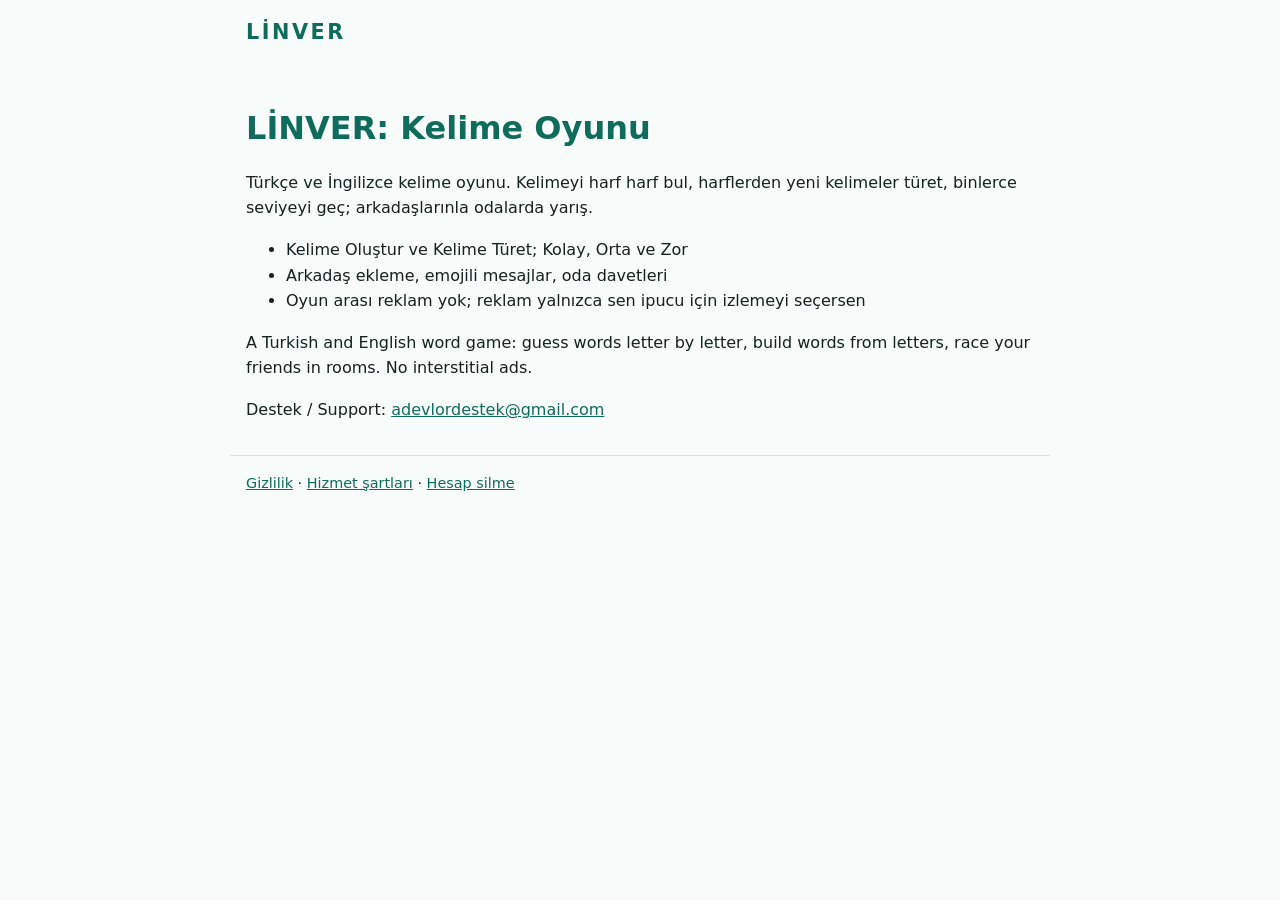
<file: index.html>
<!doctype html>
<html lang="tr">
<head>
<meta charset="utf-8">
<meta name="viewport" content="width=device-width, initial-scale=1">
<title>LİNVER Kelime Oyunu</title>
<link rel="stylesheet" href="style.css">
</head>
<body>
<header><a href="index.html">LİNVER</a></header>
<main>
<h1>LİNVER: Kelime Oyunu</h1>
<p>Türkçe ve İngilizce kelime oyunu. Kelimeyi harf harf bul, harflerden yeni kelimeler türet, binlerce seviyeyi geç; arkadaşlarınla odalarda yarış.</p>
<ul>
<li>Kelime Oluştur ve Kelime Türet; Kolay, Orta ve Zor</li>
<li>Arkadaş ekleme, emojili mesajlar, oda davetleri</li>
<li>Oyun arası reklam yok; reklam yalnızca sen ipucu için izlemeyi seçersen</li>
</ul>
<p lang="en">A Turkish and English word game: guess words letter by letter, build words from letters, race your friends in rooms. No interstitial ads.</p>
<p>Destek / Support: <a href="mailto:adevlordestek@gmail.com">adevlordestek@gmail.com</a></p>
</main>
<footer><a href="privacy.html">Gizlilik</a> · <a href="terms.html">Hizmet şartları</a> · <a href="account-deletion.html">Hesap silme</a></footer>
</body>
</html>
</file>
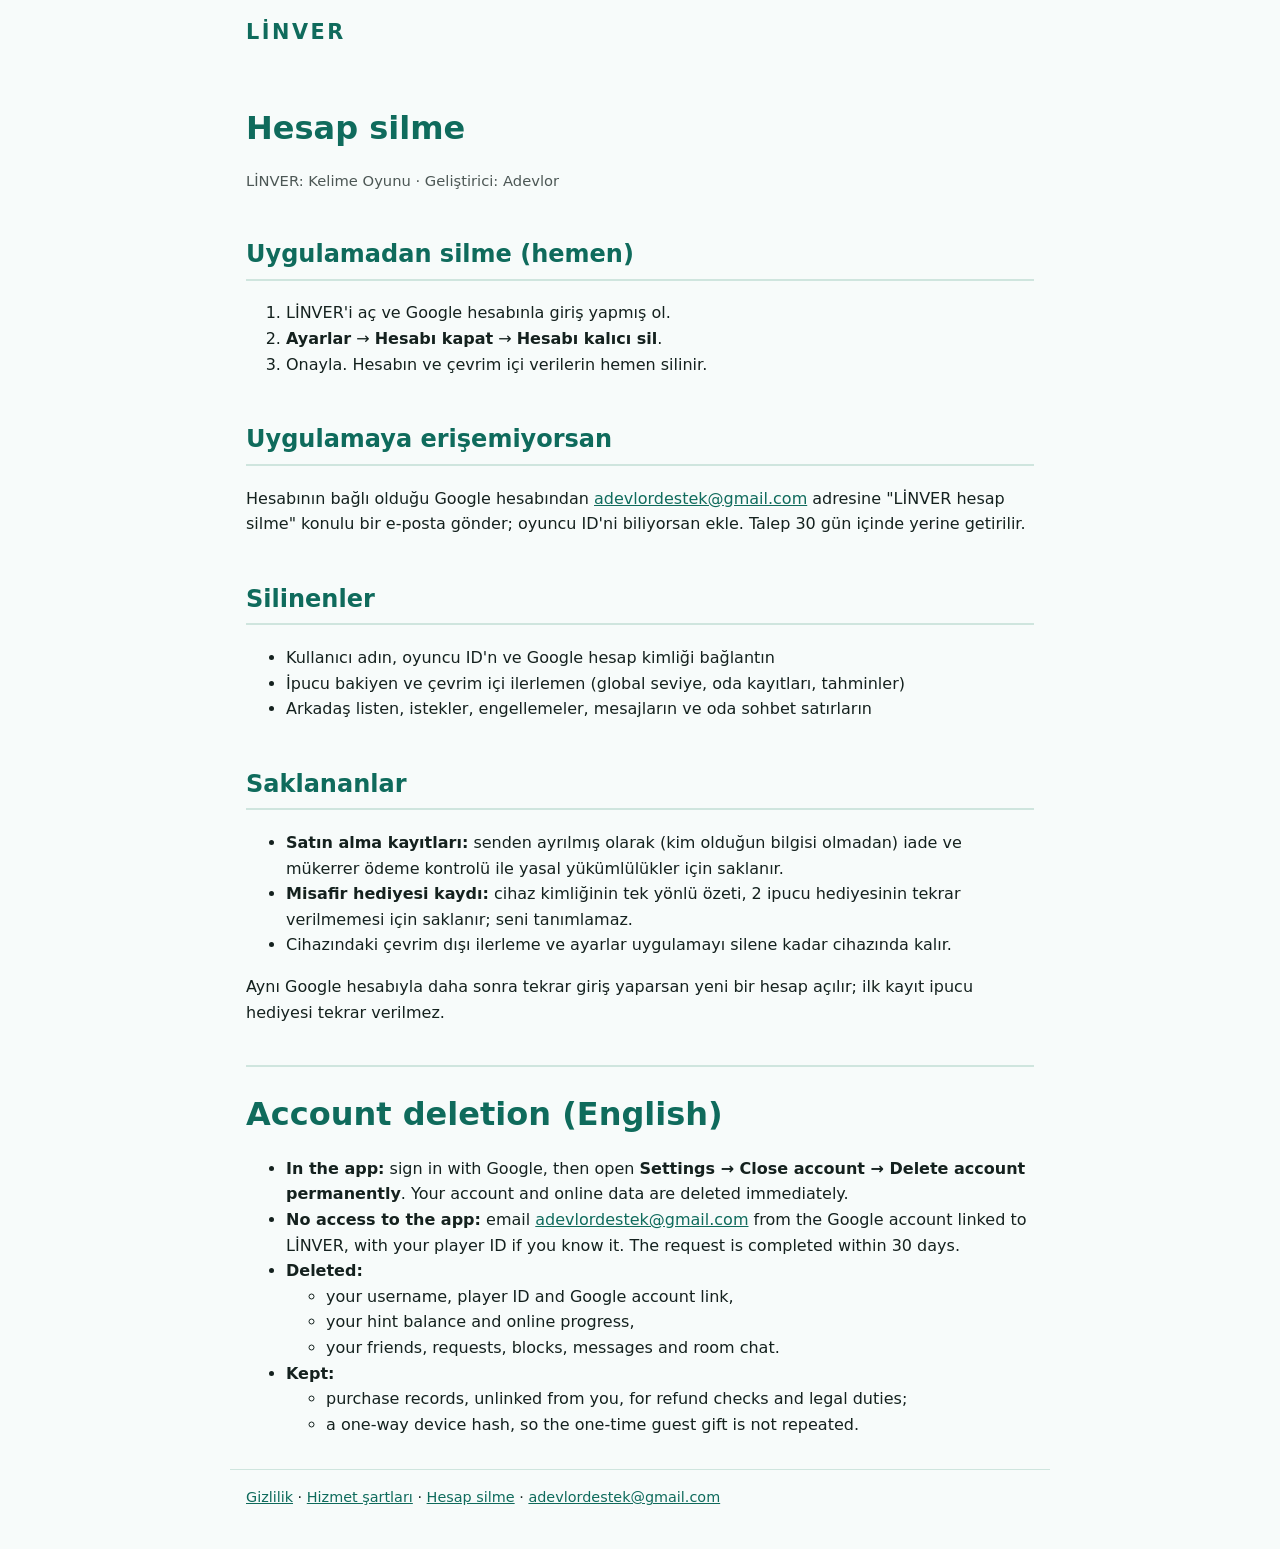
<file: account-deletion.html>
<!doctype html>
<html lang="tr">
<head>
<meta charset="utf-8">
<meta name="viewport" content="width=device-width, initial-scale=1">
<title>LİNVER Hesap Silme</title>
<link rel="stylesheet" href="style.css">
</head>
<body>
<header><a href="index.html">LİNVER</a></header>
<main>
<h1>Hesap silme</h1>
<p class="meta">LİNVER: Kelime Oyunu · Geliştirici: Adevlor</p>

<h2>Uygulamadan silme (hemen)</h2>
<ol>
<li>LİNVER'i aç ve Google hesabınla giriş yapmış ol.</li>
<li><b>Ayarlar</b> → <b>Hesabı kapat</b> → <b>Hesabı kalıcı sil</b>.</li>
<li>Onayla. Hesabın ve çevrim içi verilerin hemen silinir.</li>
</ol>

<h2>Uygulamaya erişemiyorsan</h2>
<p>Hesabının bağlı olduğu Google hesabından <a href="mailto:adevlordestek@gmail.com?subject=LİNVER%20hesap%20silme">adevlordestek@gmail.com</a> adresine "LİNVER hesap silme" konulu bir e-posta gönder; oyuncu ID'ni biliyorsan ekle. Talep 30 gün içinde yerine getirilir.</p>

<h2>Silinenler</h2>
<ul>
<li>Kullanıcı adın, oyuncu ID'n ve Google hesap kimliği bağlantın</li>
<li>İpucu bakiyen ve çevrim içi ilerlemen (global seviye, oda kayıtları, tahminler)</li>
<li>Arkadaş listen, istekler, engellemeler, mesajların ve oda sohbet satırların</li>
</ul>

<h2>Saklananlar</h2>
<ul>
<li><b>Satın alma kayıtları:</b> senden ayrılmış olarak (kim olduğun bilgisi olmadan) iade ve mükerrer ödeme kontrolü ile yasal yükümlülükler için saklanır.</li>
<li><b>Misafir hediyesi kaydı:</b> cihaz kimliğinin tek yönlü özeti, 2 ipucu hediyesinin tekrar verilmemesi için saklanır; seni tanımlamaz.</li>
<li>Cihazındaki çevrim dışı ilerleme ve ayarlar uygulamayı silene kadar cihazında kalır.</li>
</ul>
<p>Aynı Google hesabıyla daha sonra tekrar giriş yaparsan yeni bir hesap açılır; ilk kayıt ipucu hediyesi tekrar verilmez.</p>

<hr>
<h1 lang="en">Account deletion (English)</h1>
<div lang="en">
<ul>
<li><b>In the app:</b> sign in with Google, then open <b>Settings → Close account → Delete account permanently</b>. Your account and online data are deleted immediately.</li>
<li><b>No access to the app:</b> email <a href="mailto:adevlordestek@gmail.com?subject=LINVER%20account%20deletion">adevlordestek@gmail.com</a> from the Google account linked to LİNVER, with your player ID if you know it. The request is completed within 30 days.</li>
<li><b>Deleted:</b>
  <ul>
    <li>your username, player ID and Google account link,</li>
    <li>your hint balance and online progress,</li>
    <li>your friends, requests, blocks, messages and room chat.</li>
  </ul></li>
<li><b>Kept:</b>
  <ul>
    <li>purchase records, unlinked from you, for refund checks and legal duties;</li>
    <li>a one-way device hash, so the one-time guest gift is not repeated.</li>
  </ul></li>
</ul>
</div>
</main>
<footer><a href="privacy.html">Gizlilik</a> · <a href="terms.html">Hizmet şartları</a> · <a href="account-deletion.html">Hesap silme</a> · <a href="mailto:adevlordestek@gmail.com">adevlordestek@gmail.com</a></footer>
</body>
</html>
</file>
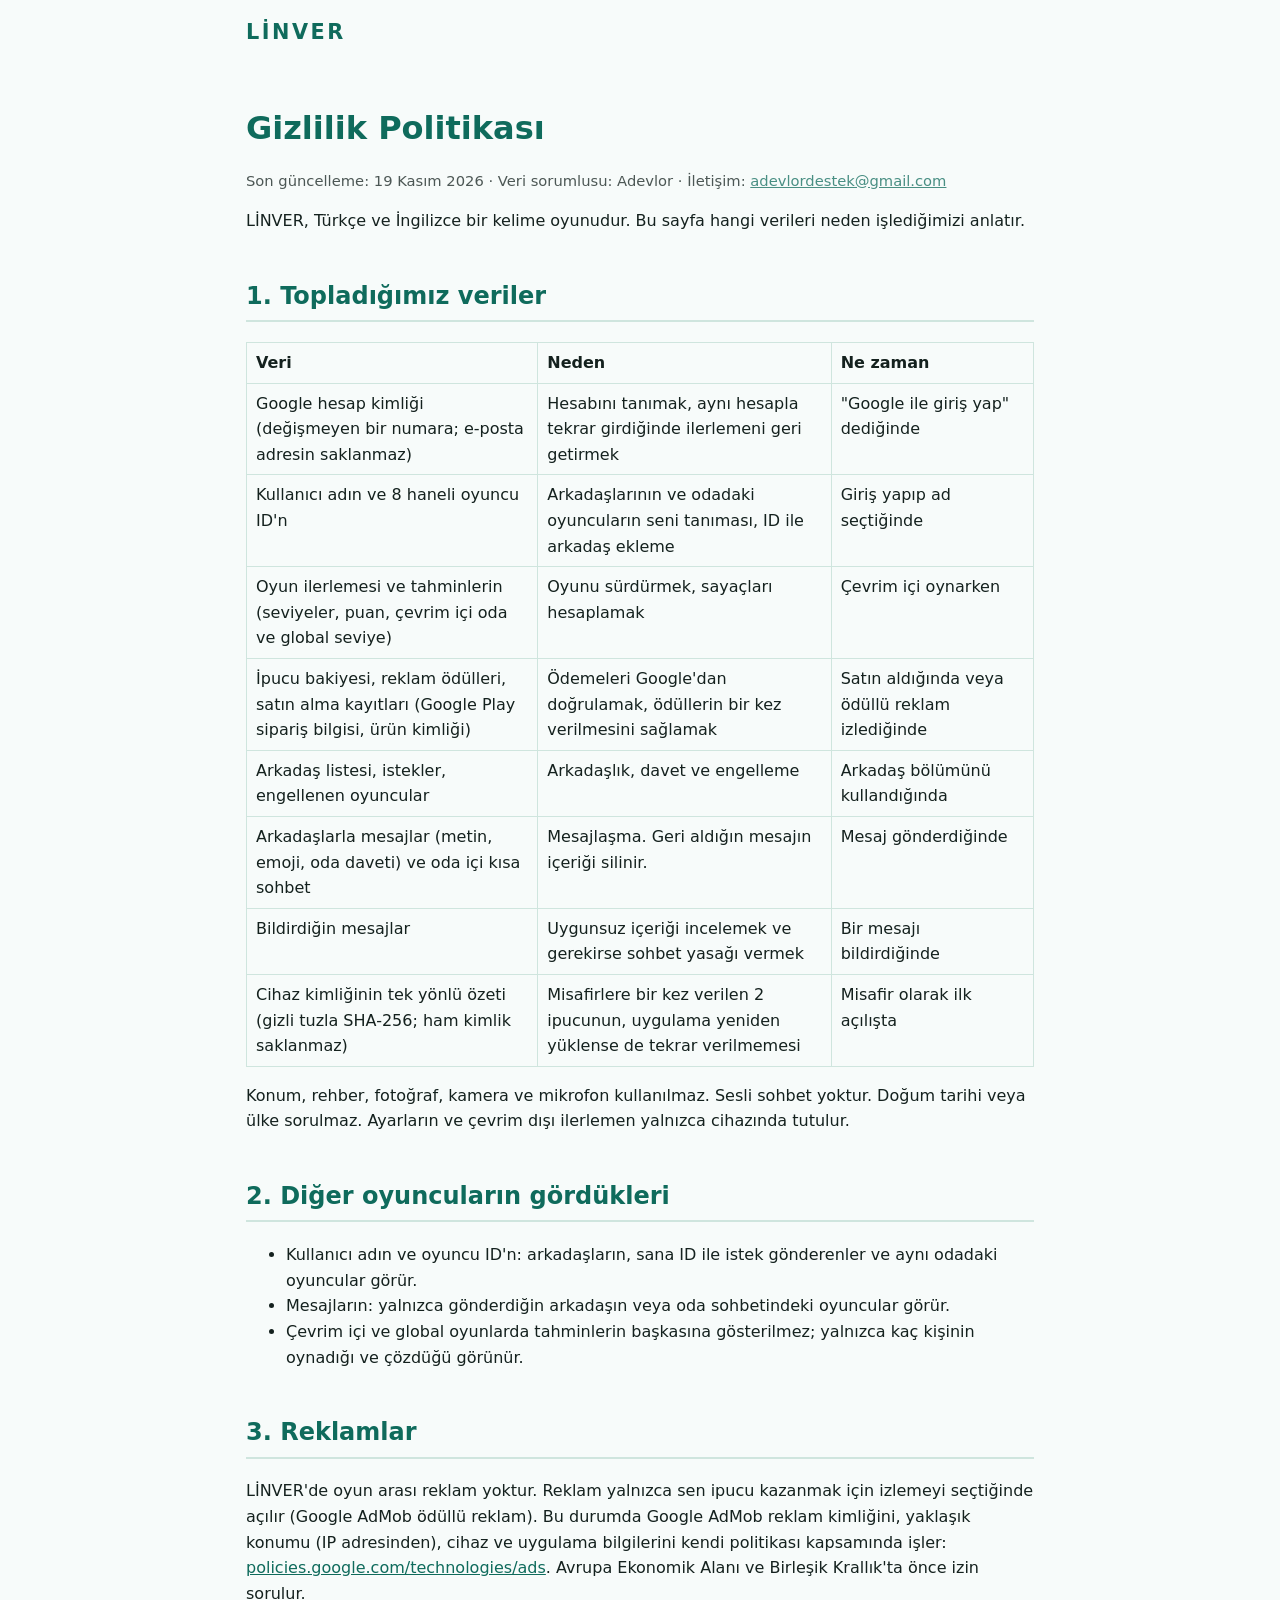
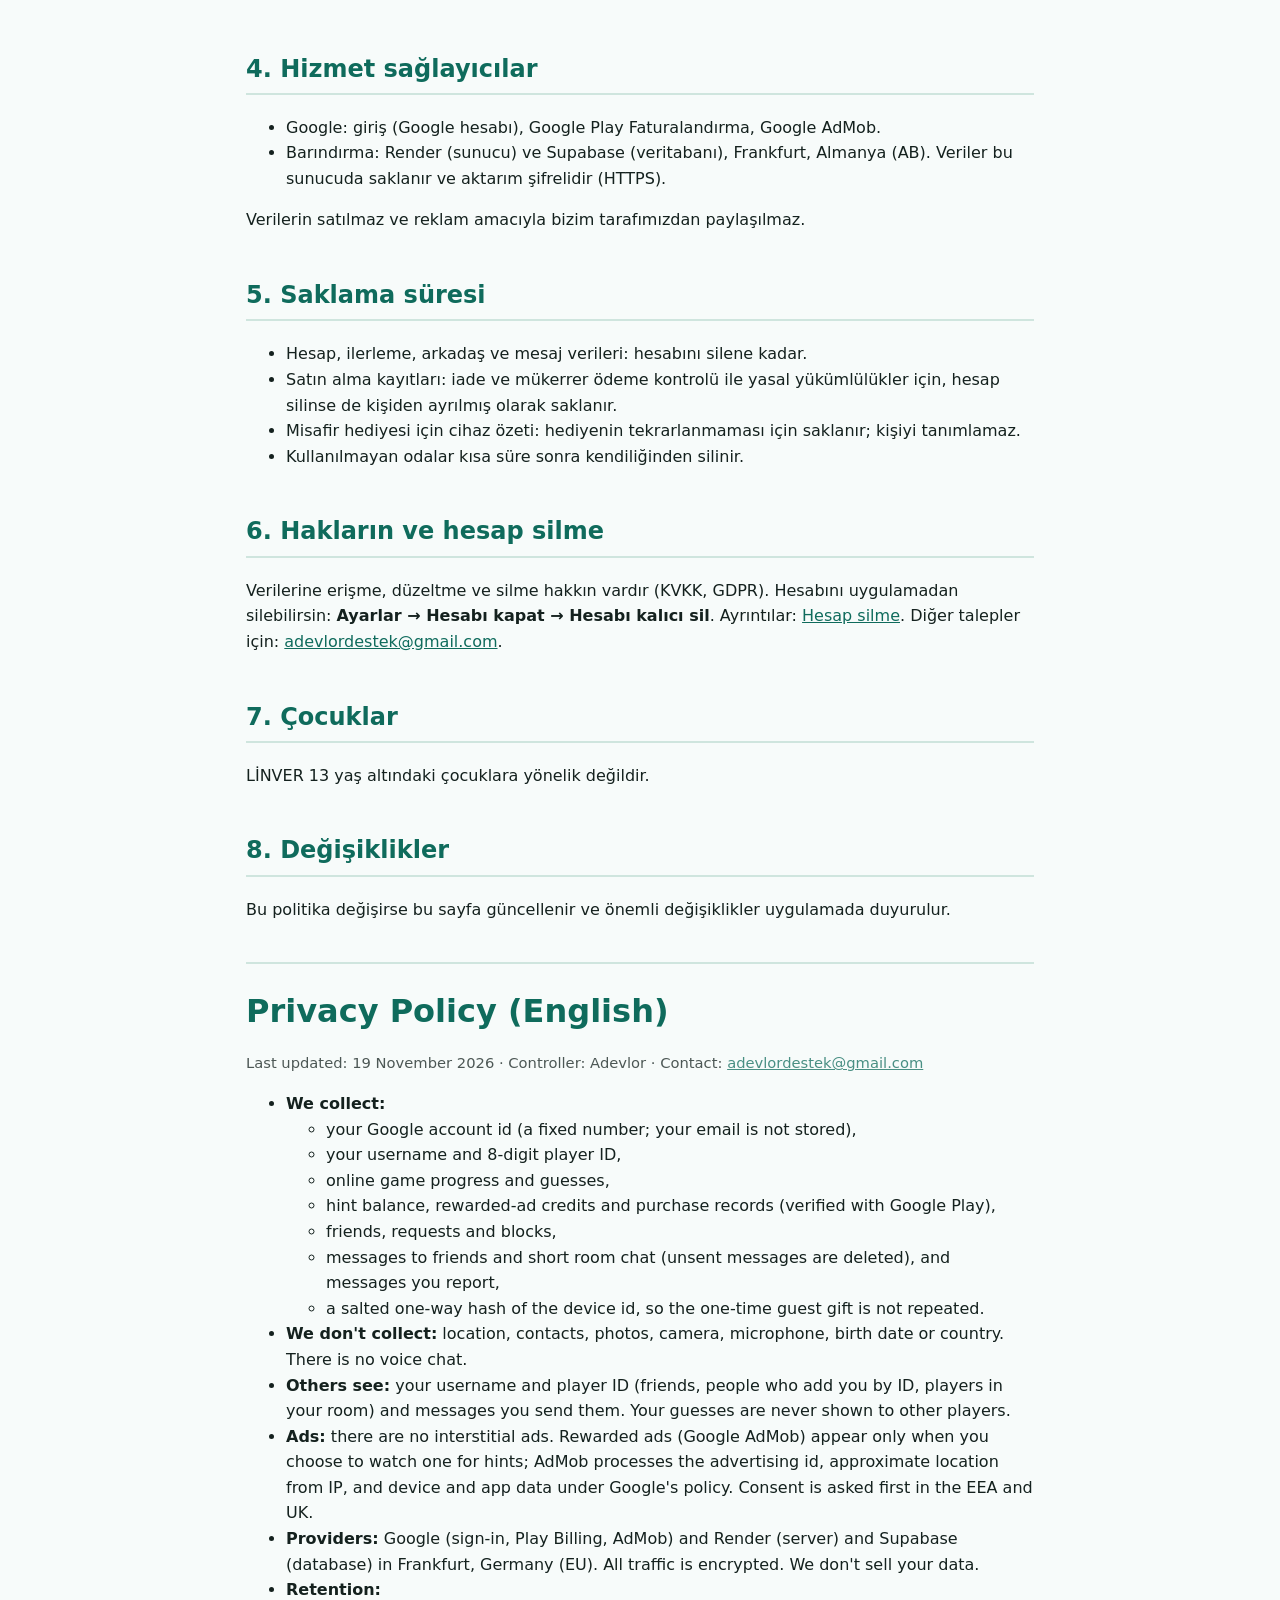
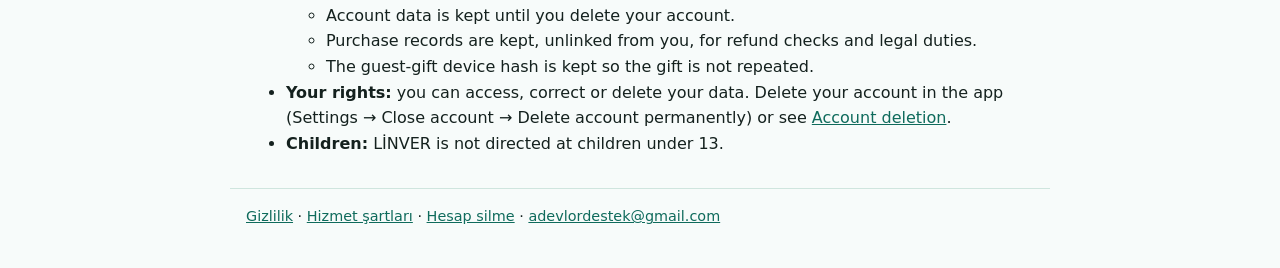
<file: privacy.html>
<!doctype html>
<html lang="tr">
<head>
<meta charset="utf-8">
<meta name="viewport" content="width=device-width, initial-scale=1">
<title>LİNVER Gizlilik Politikası</title>
<link rel="stylesheet" href="style.css">
</head>
<body>
<header><a href="index.html">LİNVER</a></header>
<main>
<h1>Gizlilik Politikası</h1>
<p class="meta">Son güncelleme: 19 Kasım 2026 · Veri sorumlusu: Adevlor · İletişim: <a href="mailto:adevlordestek@gmail.com">adevlordestek@gmail.com</a></p>

<p>LİNVER, Türkçe ve İngilizce bir kelime oyunudur. Bu sayfa hangi verileri neden işlediğimizi anlatır.</p>

<h2>1. Topladığımız veriler</h2>
<table>
<tr><th>Veri</th><th>Neden</th><th>Ne zaman</th></tr>
<tr><td>Google hesap kimliği (değişmeyen bir numara; e-posta adresin saklanmaz)</td><td>Hesabını tanımak, aynı hesapla tekrar girdiğinde ilerlemeni geri getirmek</td><td>"Google ile giriş yap" dediğinde</td></tr>
<tr><td>Kullanıcı adın ve 8 haneli oyuncu ID'n</td><td>Arkadaşlarının ve odadaki oyuncuların seni tanıması, ID ile arkadaş ekleme</td><td>Giriş yapıp ad seçtiğinde</td></tr>
<tr><td>Oyun ilerlemesi ve tahminlerin (seviyeler, puan, çevrim içi oda ve global seviye)</td><td>Oyunu sürdürmek, sayaçları hesaplamak</td><td>Çevrim içi oynarken</td></tr>
<tr><td>İpucu bakiyesi, reklam ödülleri, satın alma kayıtları (Google Play sipariş bilgisi, ürün kimliği)</td><td>Ödemeleri Google'dan doğrulamak, ödüllerin bir kez verilmesini sağlamak</td><td>Satın aldığında veya ödüllü reklam izlediğinde</td></tr>
<tr><td>Arkadaş listesi, istekler, engellenen oyuncular</td><td>Arkadaşlık, davet ve engelleme</td><td>Arkadaş bölümünü kullandığında</td></tr>
<tr><td>Arkadaşlarla mesajlar (metin, emoji, oda daveti) ve oda içi kısa sohbet</td><td>Mesajlaşma. Geri aldığın mesajın içeriği silinir.</td><td>Mesaj gönderdiğinde</td></tr>
<tr><td>Bildirdiğin mesajlar</td><td>Uygunsuz içeriği incelemek ve gerekirse sohbet yasağı vermek</td><td>Bir mesajı bildirdiğinde</td></tr>
<tr><td>Cihaz kimliğinin tek yönlü özeti (gizli tuzla SHA-256; ham kimlik saklanmaz)</td><td>Misafirlere bir kez verilen 2 ipucunun, uygulama yeniden yüklense de tekrar verilmemesi</td><td>Misafir olarak ilk açılışta</td></tr>
</table>
<p>Konum, rehber, fotoğraf, kamera ve mikrofon kullanılmaz. Sesli sohbet yoktur. Doğum tarihi veya ülke sorulmaz. Ayarların ve çevrim dışı ilerlemen yalnızca cihazında tutulur.</p>

<h2>2. Diğer oyuncuların gördükleri</h2>
<ul>
<li>Kullanıcı adın ve oyuncu ID'n: arkadaşların, sana ID ile istek gönderenler ve aynı odadaki oyuncular görür.</li>
<li>Mesajların: yalnızca gönderdiğin arkadaşın veya oda sohbetindeki oyuncular görür.</li>
<li>Çevrim içi ve global oyunlarda tahminlerin başkasına gösterilmez; yalnızca kaç kişinin oynadığı ve çözdüğü görünür.</li>
</ul>

<h2>3. Reklamlar</h2>
<p>LİNVER'de oyun arası reklam yoktur. Reklam yalnızca sen ipucu kazanmak için izlemeyi seçtiğinde açılır (Google AdMob ödüllü reklam). Bu durumda Google AdMob reklam kimliğini, yaklaşık konumu (IP adresinden), cihaz ve uygulama bilgilerini kendi politikası kapsamında işler: <a href="https://policies.google.com/technologies/ads">policies.google.com/technologies/ads</a>. Avrupa Ekonomik Alanı ve Birleşik Krallık'ta önce izin sorulur.</p>

<h2>4. Hizmet sağlayıcılar</h2>
<ul>
<li>Google: giriş (Google hesabı), Google Play Faturalandırma, Google AdMob.</li>
<li>Barındırma: Render (sunucu) ve Supabase (veritabanı), Frankfurt, Almanya (AB). Veriler bu sunucuda saklanır ve aktarım şifrelidir (HTTPS).</li>
</ul>
<p>Verilerin satılmaz ve reklam amacıyla bizim tarafımızdan paylaşılmaz.</p>

<h2>5. Saklama süresi</h2>
<ul>
<li>Hesap, ilerleme, arkadaş ve mesaj verileri: hesabını silene kadar.</li>
<li>Satın alma kayıtları: iade ve mükerrer ödeme kontrolü ile yasal yükümlülükler için, hesap silinse de kişiden ayrılmış olarak saklanır.</li>
<li>Misafir hediyesi için cihaz özeti: hediyenin tekrarlanmaması için saklanır; kişiyi tanımlamaz.</li>
<li>Kullanılmayan odalar kısa süre sonra kendiliğinden silinir.</li>
</ul>

<h2>6. Hakların ve hesap silme</h2>
<p>Verilerine erişme, düzeltme ve silme hakkın vardır (KVKK, GDPR). Hesabını uygulamadan silebilirsin: <b>Ayarlar → Hesabı kapat → Hesabı kalıcı sil</b>. Ayrıntılar: <a href="account-deletion.html">Hesap silme</a>. Diğer talepler için: <a href="mailto:adevlordestek@gmail.com">adevlordestek@gmail.com</a>.</p>

<h2>7. Çocuklar</h2>
<p>LİNVER 13 yaş altındaki çocuklara yönelik değildir.</p>

<h2>8. Değişiklikler</h2>
<p>Bu politika değişirse bu sayfa güncellenir ve önemli değişiklikler uygulamada duyurulur.</p>

<hr>
<h1 lang="en">Privacy Policy (English)</h1>
<div lang="en">
<p class="meta">Last updated: 19 November 2026 · Controller: Adevlor · Contact: <a href="mailto:adevlordestek@gmail.com">adevlordestek@gmail.com</a></p>
<ul>
<li><b>We collect:</b>
  <ul>
    <li>your Google account id (a fixed number; your email is not stored),</li>
    <li>your username and 8-digit player ID,</li>
    <li>online game progress and guesses,</li>
    <li>hint balance, rewarded-ad credits and purchase records (verified with Google Play),</li>
    <li>friends, requests and blocks,</li>
    <li>messages to friends and short room chat (unsent messages are deleted), and messages you report,</li>
    <li>a salted one-way hash of the device id, so the one-time guest gift is not repeated.</li>
  </ul></li>
<li><b>We don't collect:</b> location, contacts, photos, camera, microphone, birth date or country. There is no voice chat.</li>
<li><b>Others see:</b> your username and player ID (friends, people who add you by ID, players in your room) and messages you send them. Your guesses are never shown to other players.</li>
<li><b>Ads:</b> there are no interstitial ads. Rewarded ads (Google AdMob) appear only when you choose to watch one for hints; AdMob processes the advertising id, approximate location from IP, and device and app data under Google's policy. Consent is asked first in the EEA and UK.</li>
<li><b>Providers:</b> Google (sign-in, Play Billing, AdMob) and Render (server) and Supabase (database) in Frankfurt, Germany (EU). All traffic is encrypted. We don't sell your data.</li>
<li><b>Retention:</b>
  <ul>
    <li>Account data is kept until you delete your account.</li>
    <li>Purchase records are kept, unlinked from you, for refund checks and legal duties.</li>
    <li>The guest-gift device hash is kept so the gift is not repeated.</li>
  </ul></li>
<li><b>Your rights:</b> you can access, correct or delete your data. Delete your account in the app (Settings → Close account → Delete account permanently) or see <a href="account-deletion.html">Account deletion</a>.</li>
<li><b>Children:</b> LİNVER is not directed at children under 13.</li>
</ul>
</div>
</main>
<footer><a href="privacy.html">Gizlilik</a> · <a href="terms.html">Hizmet şartları</a> · <a href="account-deletion.html">Hesap silme</a> · <a href="mailto:adevlordestek@gmail.com">adevlordestek@gmail.com</a></footer>
</body>
</html>
</file>
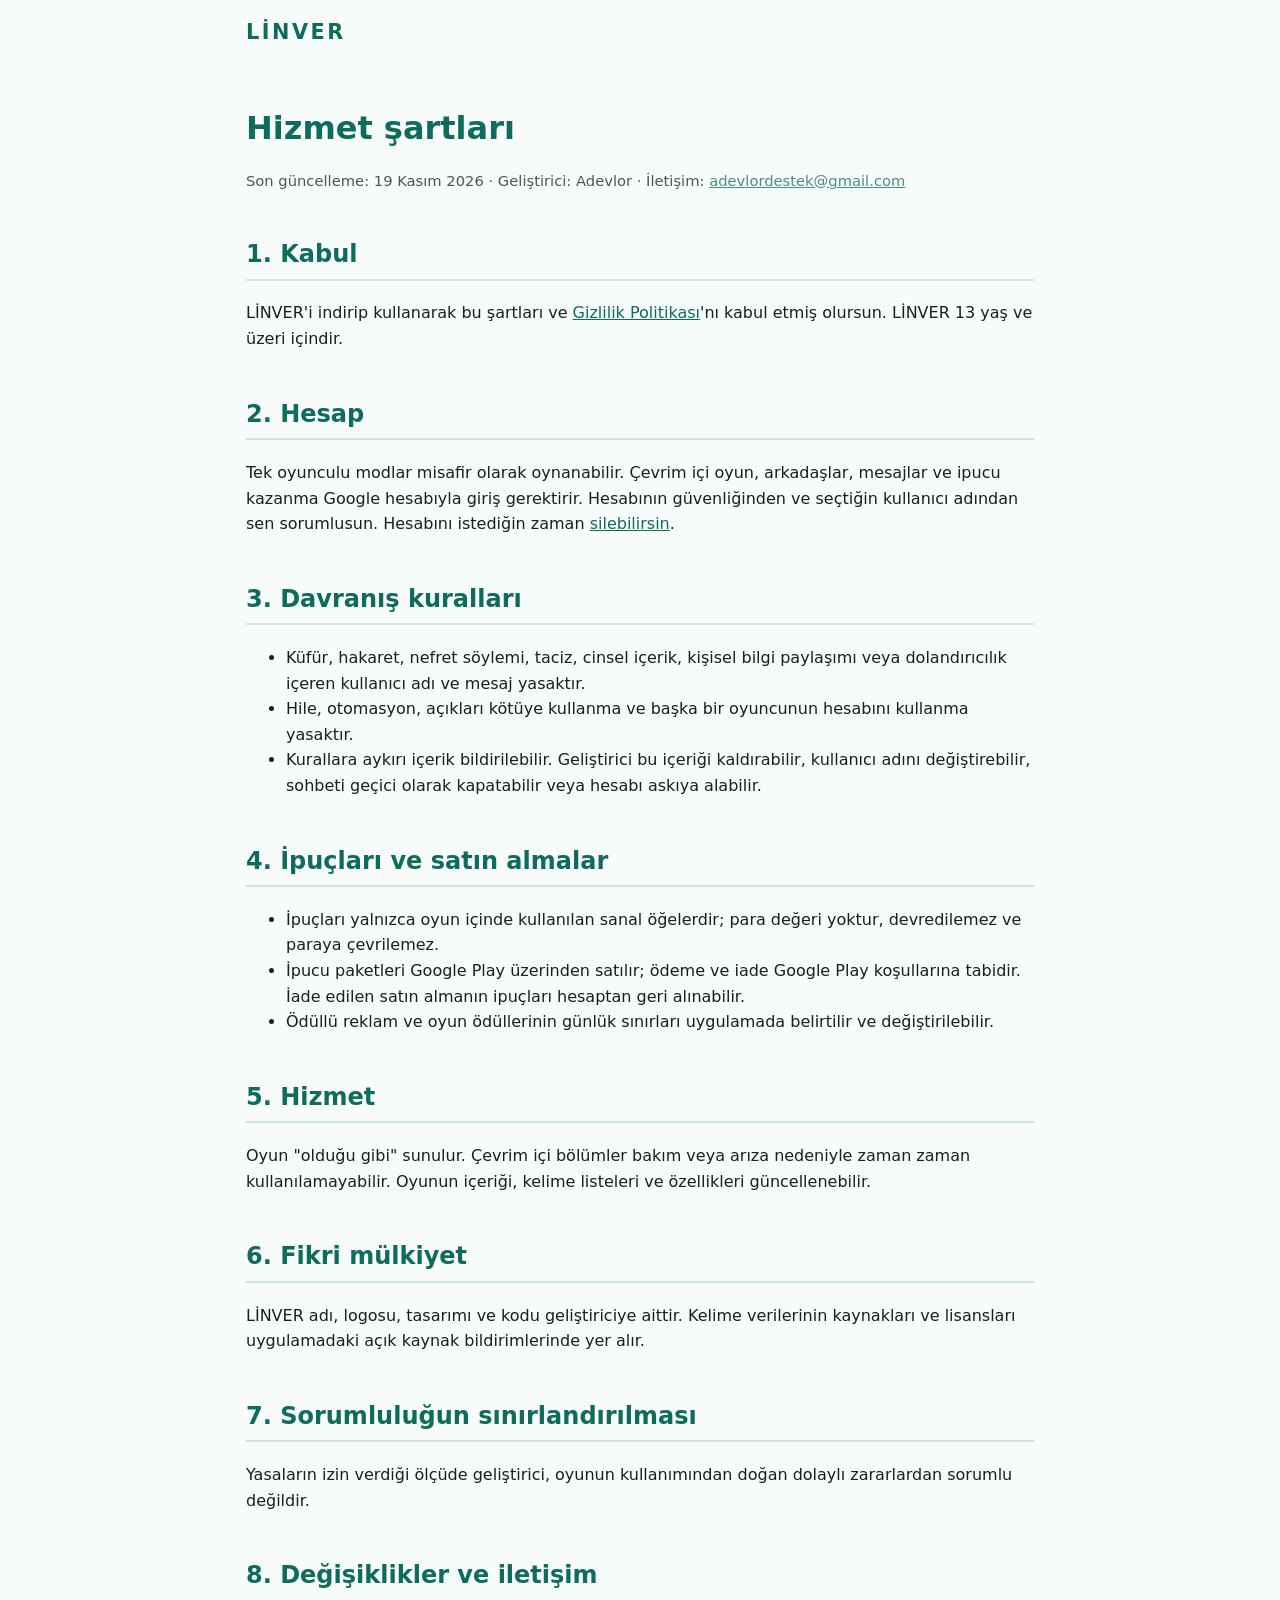
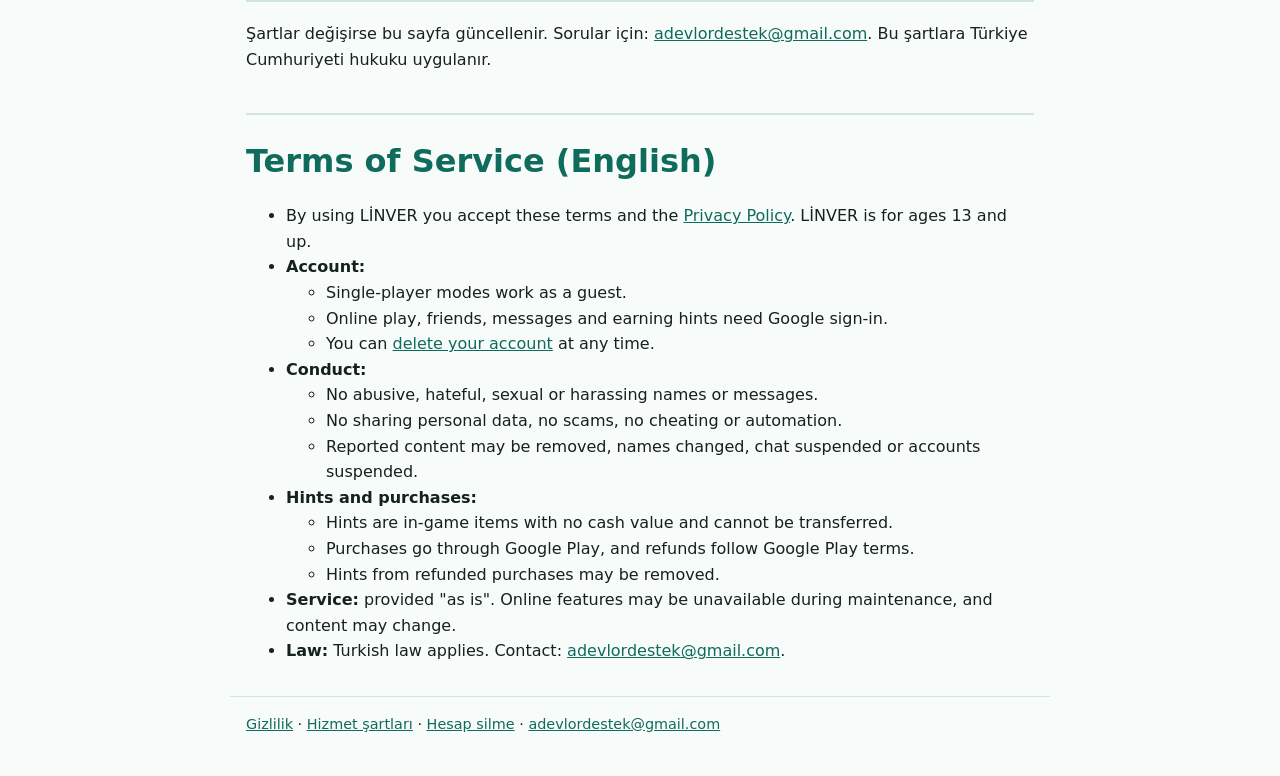
<file: terms.html>
<!doctype html>
<html lang="tr">
<head>
<meta charset="utf-8">
<meta name="viewport" content="width=device-width, initial-scale=1">
<title>LİNVER Hizmet Şartları</title>
<link rel="stylesheet" href="style.css">
</head>
<body>
<header><a href="index.html">LİNVER</a></header>
<main>
<h1>Hizmet şartları</h1>
<p class="meta">Son güncelleme: 19 Kasım 2026 · Geliştirici: Adevlor · İletişim: <a href="mailto:adevlordestek@gmail.com">adevlordestek@gmail.com</a></p>

<h2>1. Kabul</h2>
<p>LİNVER'i indirip kullanarak bu şartları ve <a href="privacy.html">Gizlilik Politikası</a>'nı kabul etmiş olursun. LİNVER 13 yaş ve üzeri içindir.</p>

<h2>2. Hesap</h2>
<p>Tek oyunculu modlar misafir olarak oynanabilir. Çevrim içi oyun, arkadaşlar, mesajlar ve ipucu kazanma Google hesabıyla giriş gerektirir. Hesabının güvenliğinden ve seçtiğin kullanıcı adından sen sorumlusun. Hesabını istediğin zaman <a href="account-deletion.html">silebilirsin</a>.</p>

<h2>3. Davranış kuralları</h2>
<ul>
<li>Küfür, hakaret, nefret söylemi, taciz, cinsel içerik, kişisel bilgi paylaşımı veya dolandırıcılık içeren kullanıcı adı ve mesaj yasaktır.</li>
<li>Hile, otomasyon, açıkları kötüye kullanma ve başka bir oyuncunun hesabını kullanma yasaktır.</li>
<li>Kurallara aykırı içerik bildirilebilir. Geliştirici bu içeriği kaldırabilir, kullanıcı adını değiştirebilir, sohbeti geçici olarak kapatabilir veya hesabı askıya alabilir.</li>
</ul>

<h2>4. İpuçları ve satın almalar</h2>
<ul>
<li>İpuçları yalnızca oyun içinde kullanılan sanal öğelerdir; para değeri yoktur, devredilemez ve paraya çevrilemez.</li>
<li>İpucu paketleri Google Play üzerinden satılır; ödeme ve iade Google Play koşullarına tabidir. İade edilen satın almanın ipuçları hesaptan geri alınabilir.</li>
<li>Ödüllü reklam ve oyun ödüllerinin günlük sınırları uygulamada belirtilir ve değiştirilebilir.</li>
</ul>

<h2>5. Hizmet</h2>
<p>Oyun "olduğu gibi" sunulur. Çevrim içi bölümler bakım veya arıza nedeniyle zaman zaman kullanılamayabilir. Oyunun içeriği, kelime listeleri ve özellikleri güncellenebilir.</p>

<h2>6. Fikri mülkiyet</h2>
<p>LİNVER adı, logosu, tasarımı ve kodu geliştiriciye aittir. Kelime verilerinin kaynakları ve lisansları uygulamadaki açık kaynak bildirimlerinde yer alır.</p>

<h2>7. Sorumluluğun sınırlandırılması</h2>
<p>Yasaların izin verdiği ölçüde geliştirici, oyunun kullanımından doğan dolaylı zararlardan sorumlu değildir.</p>

<h2>8. Değişiklikler ve iletişim</h2>
<p>Şartlar değişirse bu sayfa güncellenir. Sorular için: <a href="mailto:adevlordestek@gmail.com">adevlordestek@gmail.com</a>. Bu şartlara Türkiye Cumhuriyeti hukuku uygulanır.</p>

<hr>
<h1 lang="en">Terms of Service (English)</h1>
<div lang="en">
<ul>
<li>By using LİNVER you accept these terms and the <a href="privacy.html">Privacy Policy</a>. LİNVER is for ages 13 and up.</li>
<li><b>Account:</b>
  <ul>
    <li>Single-player modes work as a guest.</li>
    <li>Online play, friends, messages and earning hints need Google sign-in.</li>
    <li>You can <a href="account-deletion.html">delete your account</a> at any time.</li>
  </ul></li>
<li><b>Conduct:</b>
  <ul>
    <li>No abusive, hateful, sexual or harassing names or messages.</li>
    <li>No sharing personal data, no scams, no cheating or automation.</li>
    <li>Reported content may be removed, names changed, chat suspended or accounts suspended.</li>
  </ul></li>
<li><b>Hints and purchases:</b>
  <ul>
    <li>Hints are in-game items with no cash value and cannot be transferred.</li>
    <li>Purchases go through Google Play, and refunds follow Google Play terms.</li>
    <li>Hints from refunded purchases may be removed.</li>
  </ul></li>
<li><b>Service:</b> provided "as is". Online features may be unavailable during maintenance, and content may change.</li>
<li><b>Law:</b> Turkish law applies. Contact: <a href="mailto:adevlordestek@gmail.com">adevlordestek@gmail.com</a>.</li>
</ul>
</div>
</main>
<footer><a href="privacy.html">Gizlilik</a> · <a href="terms.html">Hizmet şartları</a> · <a href="account-deletion.html">Hesap silme</a> · <a href="mailto:adevlordestek@gmail.com">adevlordestek@gmail.com</a></footer>
</body>
</html>
</file>
<file: style.css>
:root { --ana: #0f6b5c; --kenar: #cfe5de; --yazi: #14211e; --zemin: #f7fbfa; color-scheme: light dark; }
@media (prefers-color-scheme: dark) { :root { --ana: #5cc9b0; --kenar: #2a4a43; --yazi: #e4efec; --zemin: #0e1a18; } }
* { box-sizing: border-box; }
body { margin: 0; font-family: "Segoe UI", system-ui, sans-serif; line-height: 1.6; color: var(--yazi); background: var(--zemin); }
header, main, footer { max-width: 820px; margin: 0 auto; padding: 16px; }
header a { font-weight: 800; letter-spacing: .12em; color: var(--ana); text-decoration: none; font-size: 1.3em; }
h1 { color: var(--ana); margin-bottom: .2em; }
h2 { color: var(--ana); margin-top: 1.8em; border-bottom: 2px solid var(--kenar); padding-bottom: .2em; }
a { color: var(--ana); }
.meta { opacity: .75; font-size: .92em; }
table { border-collapse: collapse; width: 100%; display: block; overflow-x: auto; }
td, th { border: 1px solid var(--kenar); padding: 7px 9px; text-align: left; vertical-align: top; }
hr { border: 0; border-top: 2px solid var(--kenar); margin: 2.5em 0 1em; }
footer { border-top: 1px solid var(--kenar); font-size: .9em; padding-bottom: 40px; }
</file>
